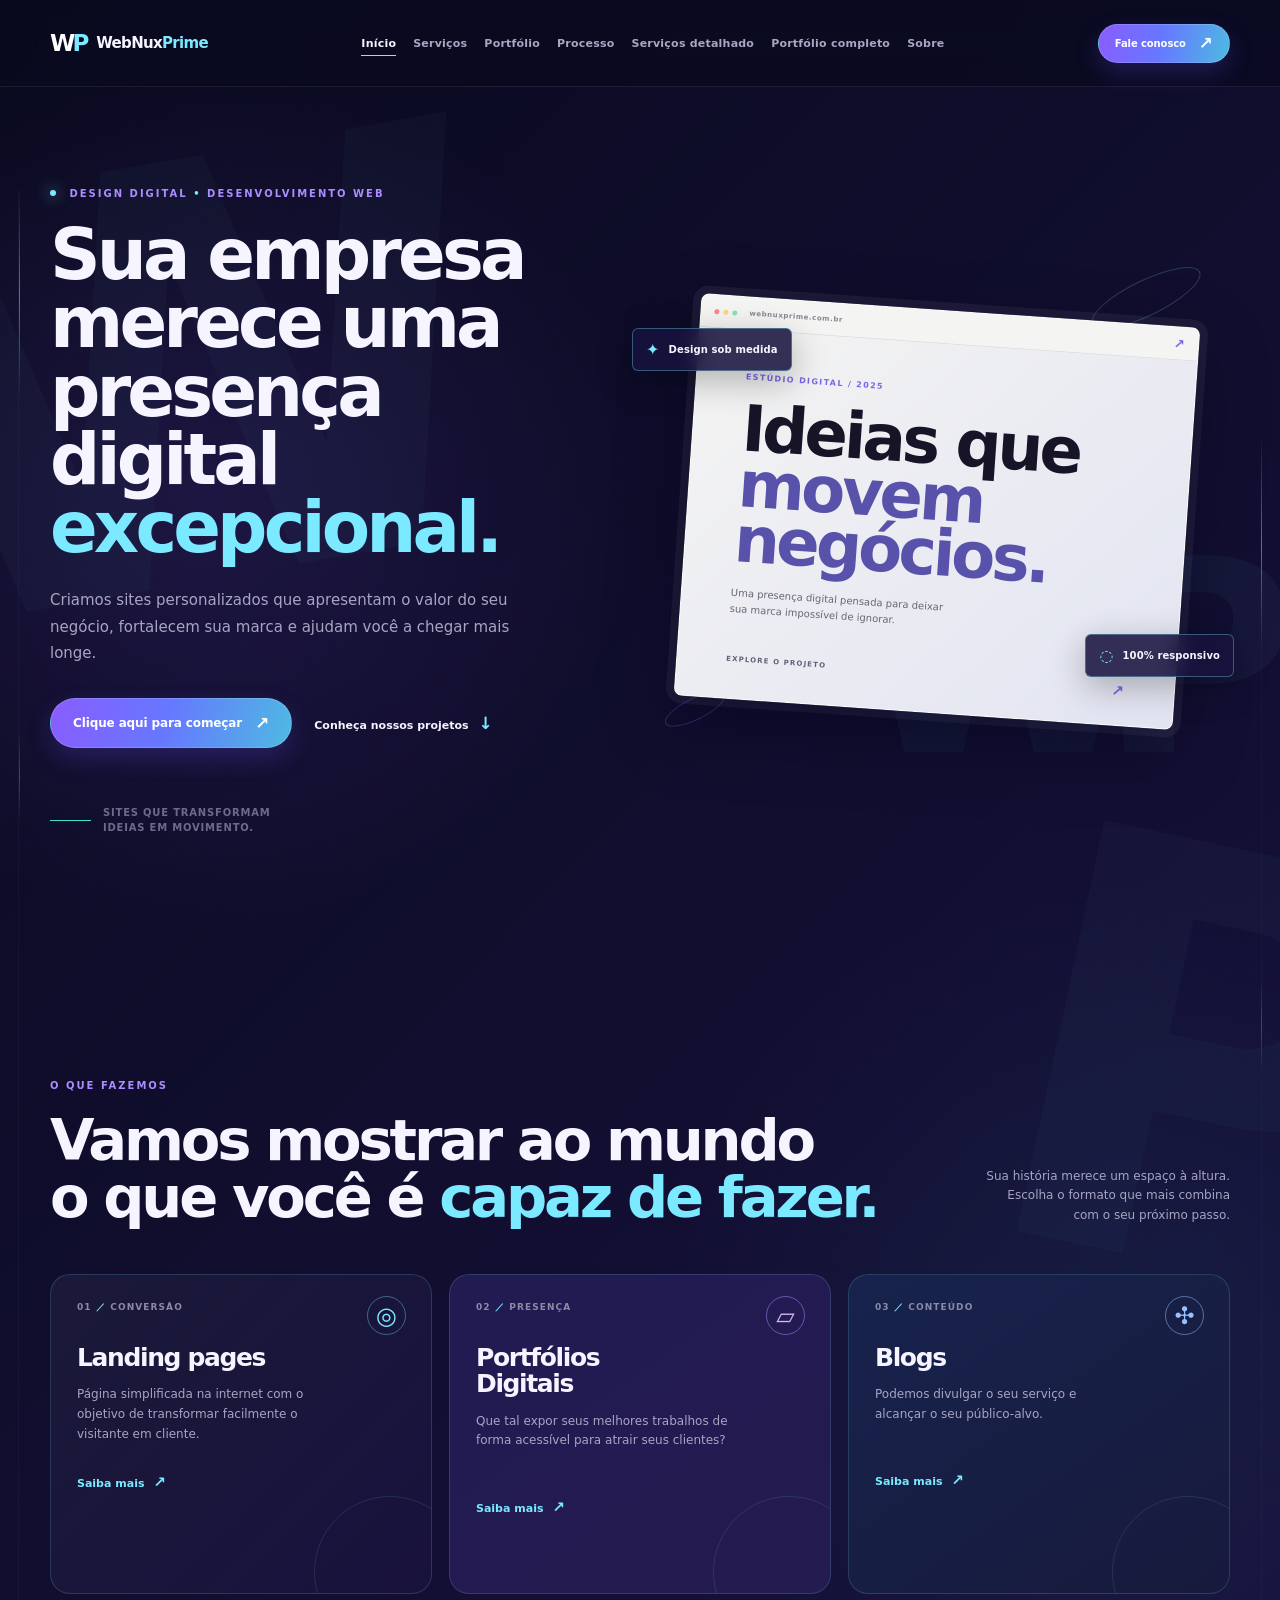
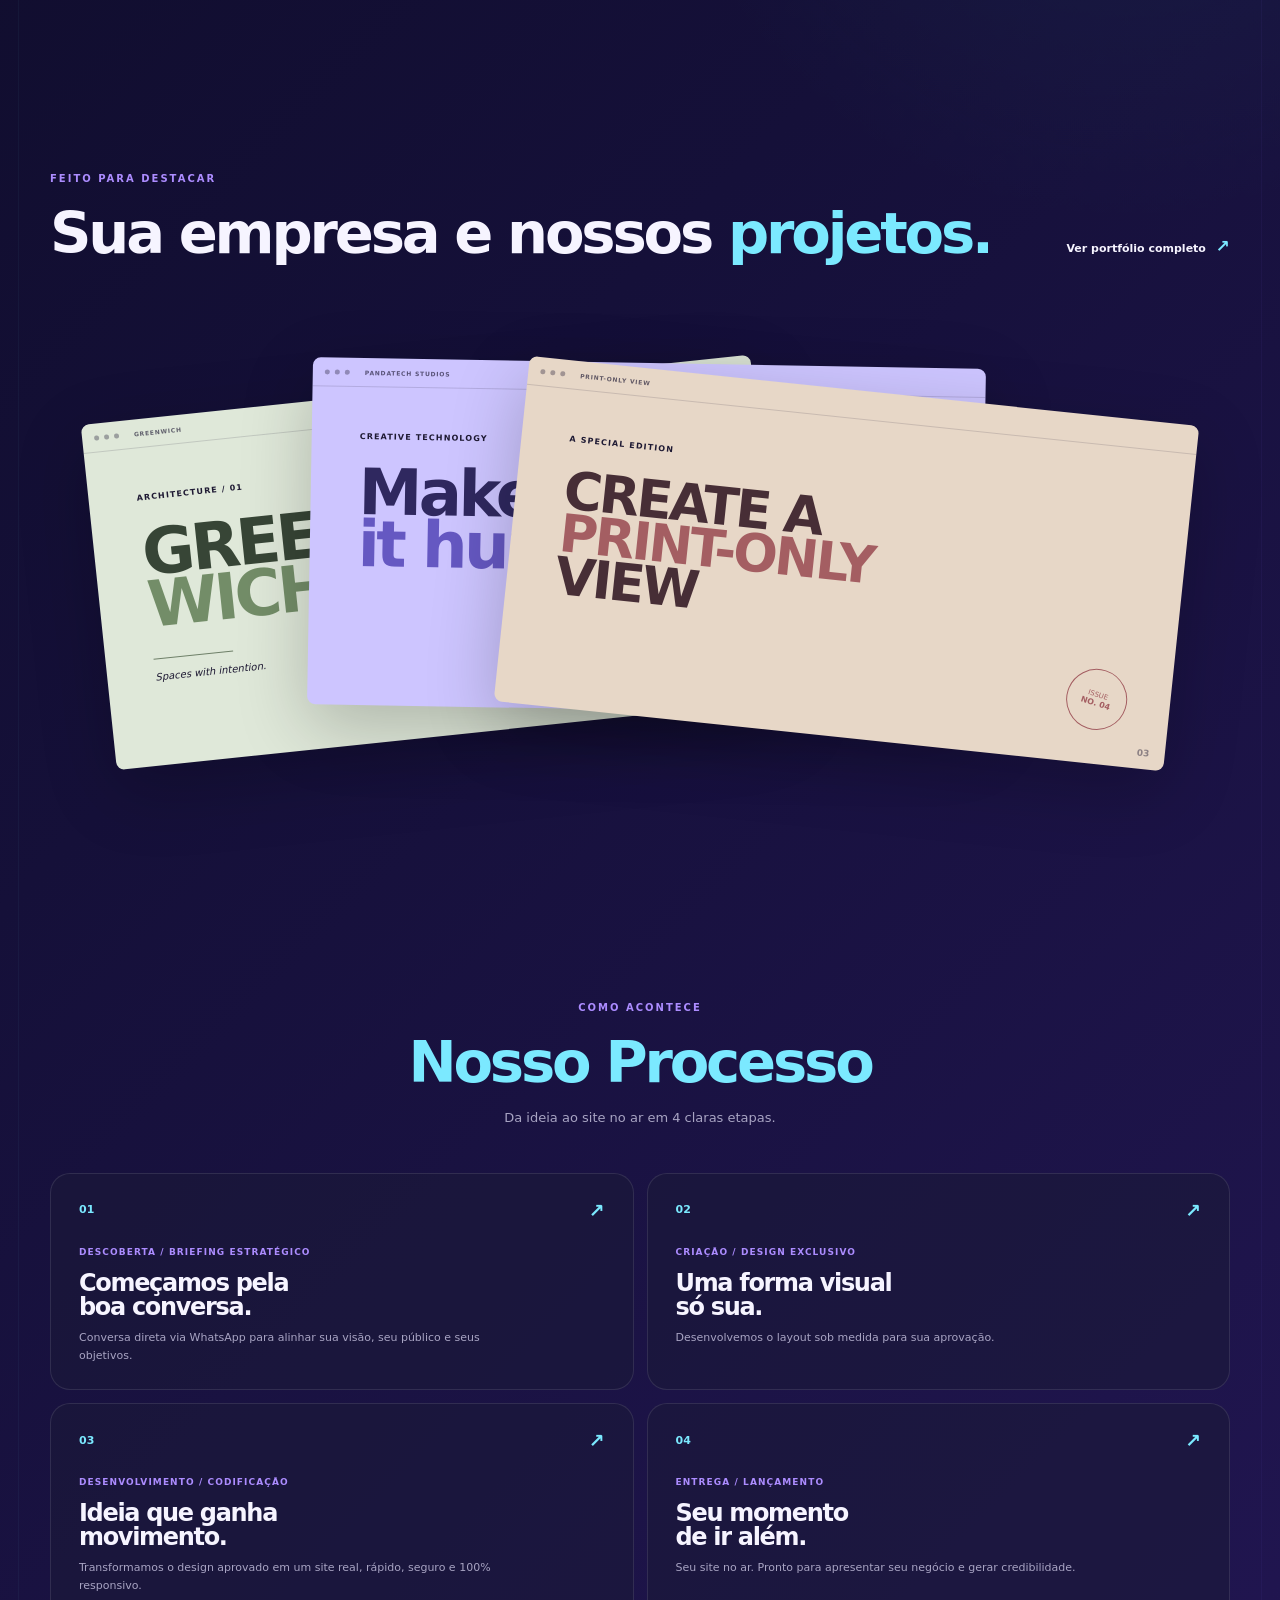
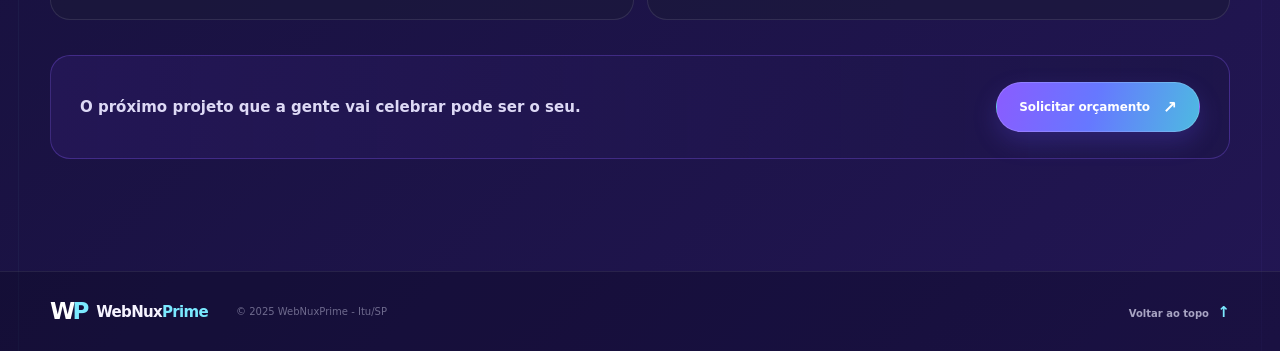
<file: index.html>
<!doctype html>
<html lang="pt-BR">
<head>
  <meta charset="utf-8">
  <meta name="viewport" content="width=device-width, initial-scale=1">
  <meta name="description" content="WebNuxPrime cria sites profissionais, rápidos e responsivos para marcas que querem crescer no digital.">
  <title>WebNuxPrime — Agência que Cria Sites Profissionais</title>
  <link rel="icon" href="logo.svg" type="image/svg+xml">
  <link rel="stylesheet" href="css/style.css">
</head>
<body>
  <a class="skip-link" href="#conteudo">Pular para o conteúdo</a>
  <div class="site-shell">
    <div class="ambient ambient-left" aria-hidden="true"></div>
    <div class="ambient ambient-right" aria-hidden="true"></div>
    <header class="site-header">
      <div class="container header-inner">
        <a class="brand" href="index.html" aria-label="WebNuxPrime, início">
          <span class="brand-mark"><b>W</b><strong>P</strong></span>
          <span class="brand-name"><b>WebNux</b><strong>Prime</strong></span>
        </a>
        <nav class="main-nav" aria-label="Navegação principal">
          <a class="active" href="index.html">Início</a>
          <a href="index.html#servicos">Serviços</a>
          <a href="index.html#portfolio">Portfólio</a>
          <a href="index.html#processo">Processo</a>
          <a href="servicos.html">Serviços detalhado</a>
          <a href="portfolio.html">Portfólio completo</a>
          <a href="sobre.html">Sobre</a>
        </nav>
        <a class="button button-small header-cta" href="sobre.html#contato">Fale conosco <span aria-hidden="true">↗</span></a>
      </div>
    </header>

    <main id="conteudo">
      <section class="hero section container">
        <div class="hero-copy">
          <p class="eyebrow"><span class="eyebrow-dot"></span> Design digital <i>•</i> Desenvolvimento Web</p>
          <h1>Sua empresa merece uma presença digital <span>excepcional.</span></h1>
          <p class="hero-text">Criamos sites personalizados que apresentam o valor do seu negócio, fortalecem sua marca e ajudam você a chegar mais longe.</p>
          <div class="hero-actions">
            <a class="button" href="sobre.html#contato">Clique aqui para começar <span aria-hidden="true">↗</span></a>
            <a class="text-link" href="index.html#portfolio">Conheça nossos projetos <span aria-hidden="true">↓</span></a>
          </div>
          <div class="hero-proof"><span class="proof-line"></span><span>Sites que transformam<br>ideias em movimento.</span></div>
        </div>
        <div class="hero-visual" aria-label="Prévia de um site criado pela WebNuxPrime">
          <div class="hero-glow"></div>
          <div class="hero-wp" aria-hidden="true">WP</div>
          <div class="browser-window">
            <div class="browser-bar"><div class="browser-dots"><i></i><i></i><i></i></div><span>webnuxprime.com.br</span><b>↗</b></div>
            <div class="browser-content">
              <div class="browser-kicker">ESTÚDIO DIGITAL / 2025</div>
              <h2>Ideias que<br><em>movem negócios.</em></h2>
              <p>Uma presença digital pensada para deixar sua marca impossível de ignorar.</p>
              <div class="browser-footer"><span>EXPLORE O PROJETO</span><span class="browser-arrow">↗</span></div>
            </div>
          </div>
          <div class="float-tag tag-top"><span class="tag-icon">✦</span> Design sob medida</div>
          <div class="float-tag tag-bottom"><span class="tag-icon">◌</span> 100% responsivo</div>
          <div class="visual-line line-one" aria-hidden="true"></div><div class="visual-line line-two" aria-hidden="true"></div>
        </div>
      </section>

      <section class="section section-services" id="servicos">
        <div class="container">
          <div class="section-heading split-heading">
            <div><p class="eyebrow">O que fazemos</p><h2>Vamos mostrar ao mundo<br>o que você é <span>capaz de fazer.</span></h2></div>
            <p class="heading-note">Sua história merece um espaço à altura.<br>Escolha o formato que mais combina<br>com o seu próximo passo.</p>
          </div>
          <div class="service-grid">
            <article class="service-card card-lime">
              <div class="card-index">01 <span>／</span> CONVERSÃO</div><div class="service-icon icon-target">◎</div>
              <h3>Landing pages</h3><p>Página simplificada na internet com o objetivo de transformar facilmente o visitante em cliente.</p>
              <a class="card-link" href="servicos.html#landing">Saiba mais <span>↗</span></a>
            </article>
            <article class="service-card card-violet">
              <div class="card-index">02 <span>／</span> PRESENÇA</div><div class="service-icon icon-stack">▱</div>
              <h3>Portfólios Digitais</h3><p>Que tal expor seus melhores trabalhos de forma acessível para atrair seus clientes?</p>
              <a class="card-link" href="servicos.html#portfolio-digital">Saiba mais <span>↗</span></a>
            </article>
            <article class="service-card card-blue">
              <div class="card-index">03 <span>／</span> CONTEÚDO</div><div class="service-icon icon-spark">✣</div>
              <h3>Blogs</h3><p>Podemos divulgar o seu serviço e alcançar o seu público-alvo.</p>
              <a class="card-link" href="servicos.html#blogs">Saiba mais <span>↗</span></a>
            </article>
          </div>
        </div>
      </section>

      <section class="section portfolio-preview" id="portfolio">
        <div class="container">
          <div class="section-heading split-heading portfolio-heading"><div><p class="eyebrow">Feito para destacar</p><h2>Sua empresa e nossos <span>projetos.</span></h2></div><a class="text-link" href="portfolio.html">Ver portfólio completo <span aria-hidden="true">↗</span></a></div>
          <div class="project-stack">
            <article class="project-card project-greenwich"><div class="project-chrome"><span></span><span></span><span></span><small>GREENWICH</small></div><div class="project-inner"><p class="project-label">ARCHITECTURE / 01</p><h3>GREEN<br><em>WICH</em></h3><div class="project-rule"></div><p>Spaces with intention.</p></div><span class="project-number">01</span></article>
            <article class="project-card project-panda"><div class="project-chrome"><span></span><span></span><span></span><small>PANDATECH STUDIOS</small></div><div class="project-inner"><span class="panda-orbit">✦</span><p class="project-label">CREATIVE TECHNOLOGY</p><h3>Make<br><em>it human.</em></h3><p class="project-small">We design the next<br>digital experience.</p></div><span class="project-number">02</span></article>
            <article class="project-card project-print"><div class="project-chrome"><span></span><span></span><span></span><small>PRINT-ONLY VIEW</small></div><div class="project-inner"><p class="project-label">A SPECIAL EDITION</p><h3>CREATE A<br><em>PRINT-ONLY</em><br>VIEW</h3><div class="project-stamp">ISSUE<br><b>NO. 04</b></div></div><span class="project-number">03</span></article>
          </div>
        </div>
      </section>

      <section class="section process-section" id="processo">
        <div class="container">
          <div class="section-heading centered"><p class="eyebrow">Como acontece</p><h2><span>Nosso Processo</span></h2><p>Da ideia ao site no ar em 4 claras etapas.</p></div>
          <div class="process-grid">
            <article class="process-step"><div class="step-top"><span>01</span><i>↗</i></div><p class="step-label">DESCOBERTA / BRIEFING ESTRATÉGICO</p><h3>Começamos pela<br>boa conversa.</h3><p>Conversa direta via WhatsApp para alinhar sua visão, seu público e seus objetivos.</p></article>
            <article class="process-step"><div class="step-top"><span>02</span><i>↗</i></div><p class="step-label">CRIAÇÃO / DESIGN EXCLUSIVO</p><h3>Uma forma visual<br>só sua.</h3><p>Desenvolvemos o layout sob medida para sua aprovação.</p></article>
            <article class="process-step"><div class="step-top"><span>03</span><i>↗</i></div><p class="step-label">DESENVOLVIMENTO / CODIFICAÇÃO</p><h3>Ideia que ganha<br>movimento.</h3><p>Transformamos o design aprovado em um site real, rápido, seguro e 100% responsivo.</p></article>
            <article class="process-step"><div class="step-top"><span>04</span><i>↗</i></div><p class="step-label">ENTREGA / LANÇAMENTO</p><h3>Seu momento<br>de ir além.</h3><p>Seu site no ar. Pronto para apresentar seu negócio e gerar credibilidade.</p></article>
          </div>
          <div class="process-cta"><p>O próximo projeto que a gente vai celebrar pode ser o seu.</p><a class="button" href="sobre.html#contato">Solicitar orçamento <span aria-hidden="true">↗</span></a></div>
        </div>
      </section>
    </main>

    <footer class="site-footer"><div class="container footer-inner"><a class="brand" href="index.html"><span class="brand-mark"><b>W</b><strong>P</strong></span><span class="brand-name"><b>WebNux</b><strong>Prime</strong></span></a><p>© 2025 WebNuxPrime - Itu/SP</p><a class="footer-top" href="#conteudo">Voltar ao topo <span>↑</span></a></div></footer>
  </div>
</body>
</html>
</file>
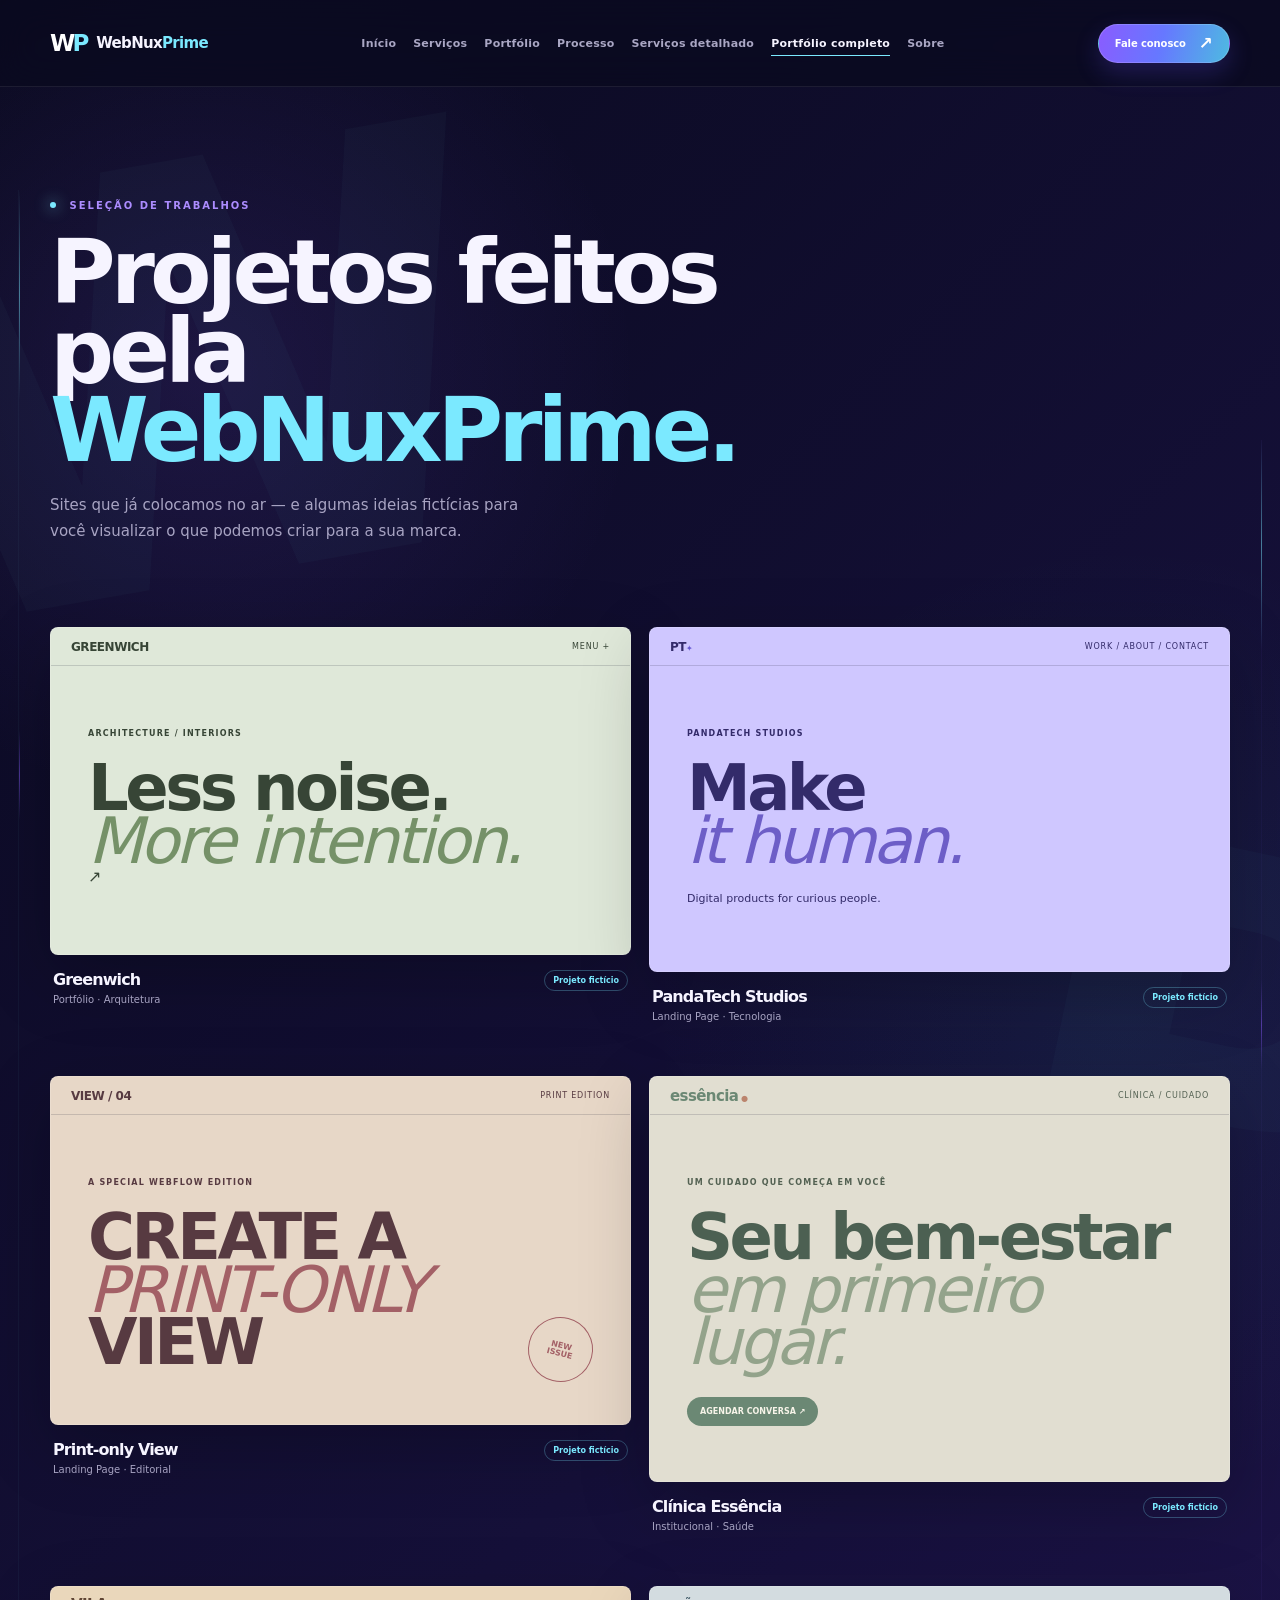
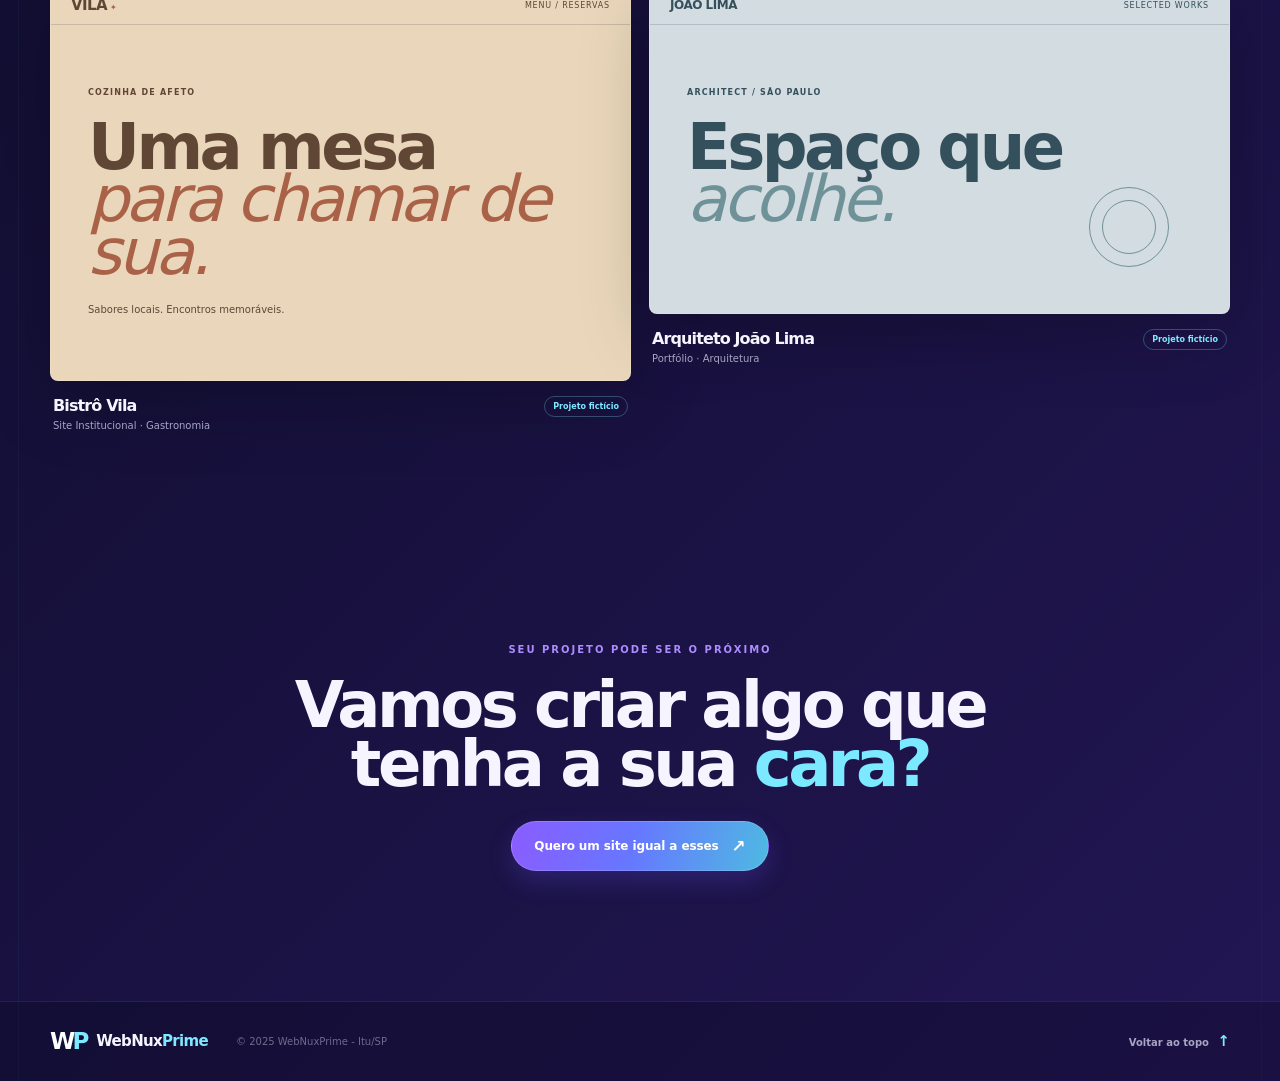
<file: portfolio.html>
<!doctype html>
<html lang="pt-BR">
<head><meta charset="utf-8"><meta name="viewport" content="width=device-width, initial-scale=1"><meta name="description" content="Conheça projetos fictícios que mostram o tipo de presença digital que a WebNuxPrime cria."><title>Portfólio — WebNuxPrime</title><link rel="icon" href="logo.svg" type="image/svg+xml"><link rel="stylesheet" href="css/style.css"></head>
<body><a class="skip-link" href="#conteudo">Pular para o conteúdo</a><div class="site-shell inner-page"><div class="ambient ambient-left" aria-hidden="true"></div><div class="ambient ambient-right" aria-hidden="true"></div>
<header class="site-header"><div class="container header-inner"><a class="brand" href="index.html" aria-label="WebNuxPrime, início"><span class="brand-mark"><b>W</b><strong>P</strong></span><span class="brand-name"><b>WebNux</b><strong>Prime</strong></span></a><nav class="main-nav" aria-label="Navegação principal"><a href="index.html">Início</a><a href="index.html#servicos">Serviços</a><a href="index.html#portfolio">Portfólio</a><a href="index.html#processo">Processo</a><a href="servicos.html">Serviços detalhado</a><a class="active" href="portfolio.html">Portfólio completo</a><a href="sobre.html">Sobre</a></nav><a class="button button-small header-cta" href="sobre.html#contato">Fale conosco <span>↗</span></a></div></header>
<main id="conteudo"><section class="page-hero section container"><p class="eyebrow"><span class="eyebrow-dot"></span> Seleção de trabalhos</p><h1>Projetos feitos pela<br><span>WebNuxPrime.</span></h1><p class="page-intro">Sites que já colocamos no ar — e algumas ideias fictícias para você visualizar o que podemos criar para a sua marca.</p></section>
<section class="section portfolio-grid-section container"><div class="portfolio-grid">
<article class="portfolio-item"><div class="mockup mockup-greenwich"><div class="mockup-nav"><b>GREENWICH</b><span>MENU +</span></div><div class="mockup-body"><small>ARCHITECTURE / INTERIORS</small><h2>Less noise.<br><i>More intention.</i></h2><span class="mockup-circle">↗</span></div></div><div class="portfolio-meta"><div><h3>Greenwich</h3><p>Portfólio · Arquitetura</p></div><span class="fictional">Projeto fictício</span></div></article>
<article class="portfolio-item"><div class="mockup mockup-panda"><div class="mockup-nav"><b>PT<span>✦</span></b><span>WORK / ABOUT / CONTACT</span></div><div class="mockup-body"><small>PANDATECH STUDIOS</small><h2>Make<br><i>it human.</i></h2><p>Digital products for curious people.</p></div></div><div class="portfolio-meta"><div><h3>PandaTech Studios</h3><p>Landing Page · Tecnologia</p></div><span class="fictional">Projeto fictício</span></div></article>
<article class="portfolio-item"><div class="mockup mockup-print"><div class="mockup-nav"><b>VIEW / 04</b><span>PRINT EDITION</span></div><div class="mockup-body"><small>A SPECIAL WEBFLOW EDITION</small><h2>CREATE A<br><i>PRINT-ONLY</i><br>VIEW</h2><span class="mockup-sticker">NEW<br>ISSUE</span></div></div><div class="portfolio-meta"><div><h3>Print-only View</h3><p>Landing Page · Editorial</p></div><span class="fictional">Projeto fictício</span></div></article>
<article class="portfolio-item"><div class="mockup mockup-clinica"><div class="mockup-nav"><b>essência<span>●</span></b><span>CLÍNICA / CUIDADO</span></div><div class="mockup-body"><small>UM CUIDADO QUE COMEÇA EM VOCÊ</small><h2>Seu bem-estar<br><i>em primeiro lugar.</i></h2><button>AGENDAR CONVERSA <span>↗</span></button></div></div><div class="portfolio-meta"><div><h3>Clínica Essência</h3><p>Institucional · Saúde</p></div><span class="fictional">Projeto fictício</span></div></article>
<article class="portfolio-item"><div class="mockup mockup-bistro"><div class="mockup-nav"><b>VILA<span>✦</span></b><span>MENU / RESERVAS</span></div><div class="mockup-body"><small>COZINHA DE AFETO</small><h2>Uma mesa<br><i>para chamar de sua.</i></h2><p>Sabores locais. Encontros memoráveis.</p></div></div><div class="portfolio-meta"><div><h3>Bistrô Vila</h3><p>Site Institucional · Gastronomia</p></div><span class="fictional">Projeto fictício</span></div></article>
<article class="portfolio-item"><div class="mockup mockup-arch"><div class="mockup-nav"><b>JOÃO LIMA</b><span>SELECTED WORKS</span></div><div class="mockup-body"><small>ARCHITECT / SÃO PAULO</small><h2>Espaço que<br><i>acolhe.</i></h2><span class="mockup-arch-line"></span></div></div><div class="portfolio-meta"><div><h3>Arquiteto João Lima</h3><p>Portfólio · Arquitetura</p></div><span class="fictional">Projeto fictício</span></div></article>
</div></section>
<section class="section portfolio-cta container"><p class="eyebrow">Seu projeto pode ser o próximo</p><h2>Vamos criar algo que<br>tenha a sua <span>cara?</span></h2><a class="button" href="sobre.html#contato">Quero um site igual a esses <span>↗</span></a></section></main>
<footer class="site-footer"><div class="container footer-inner"><a class="brand" href="index.html"><span class="brand-mark"><b>W</b><strong>P</strong></span><span class="brand-name"><b>WebNux</b><strong>Prime</strong></span></a><p>© 2025 WebNuxPrime - Itu/SP</p><a class="footer-top" href="#conteudo">Voltar ao topo <span>↑</span></a></div></footer></div></body></html>
</file>
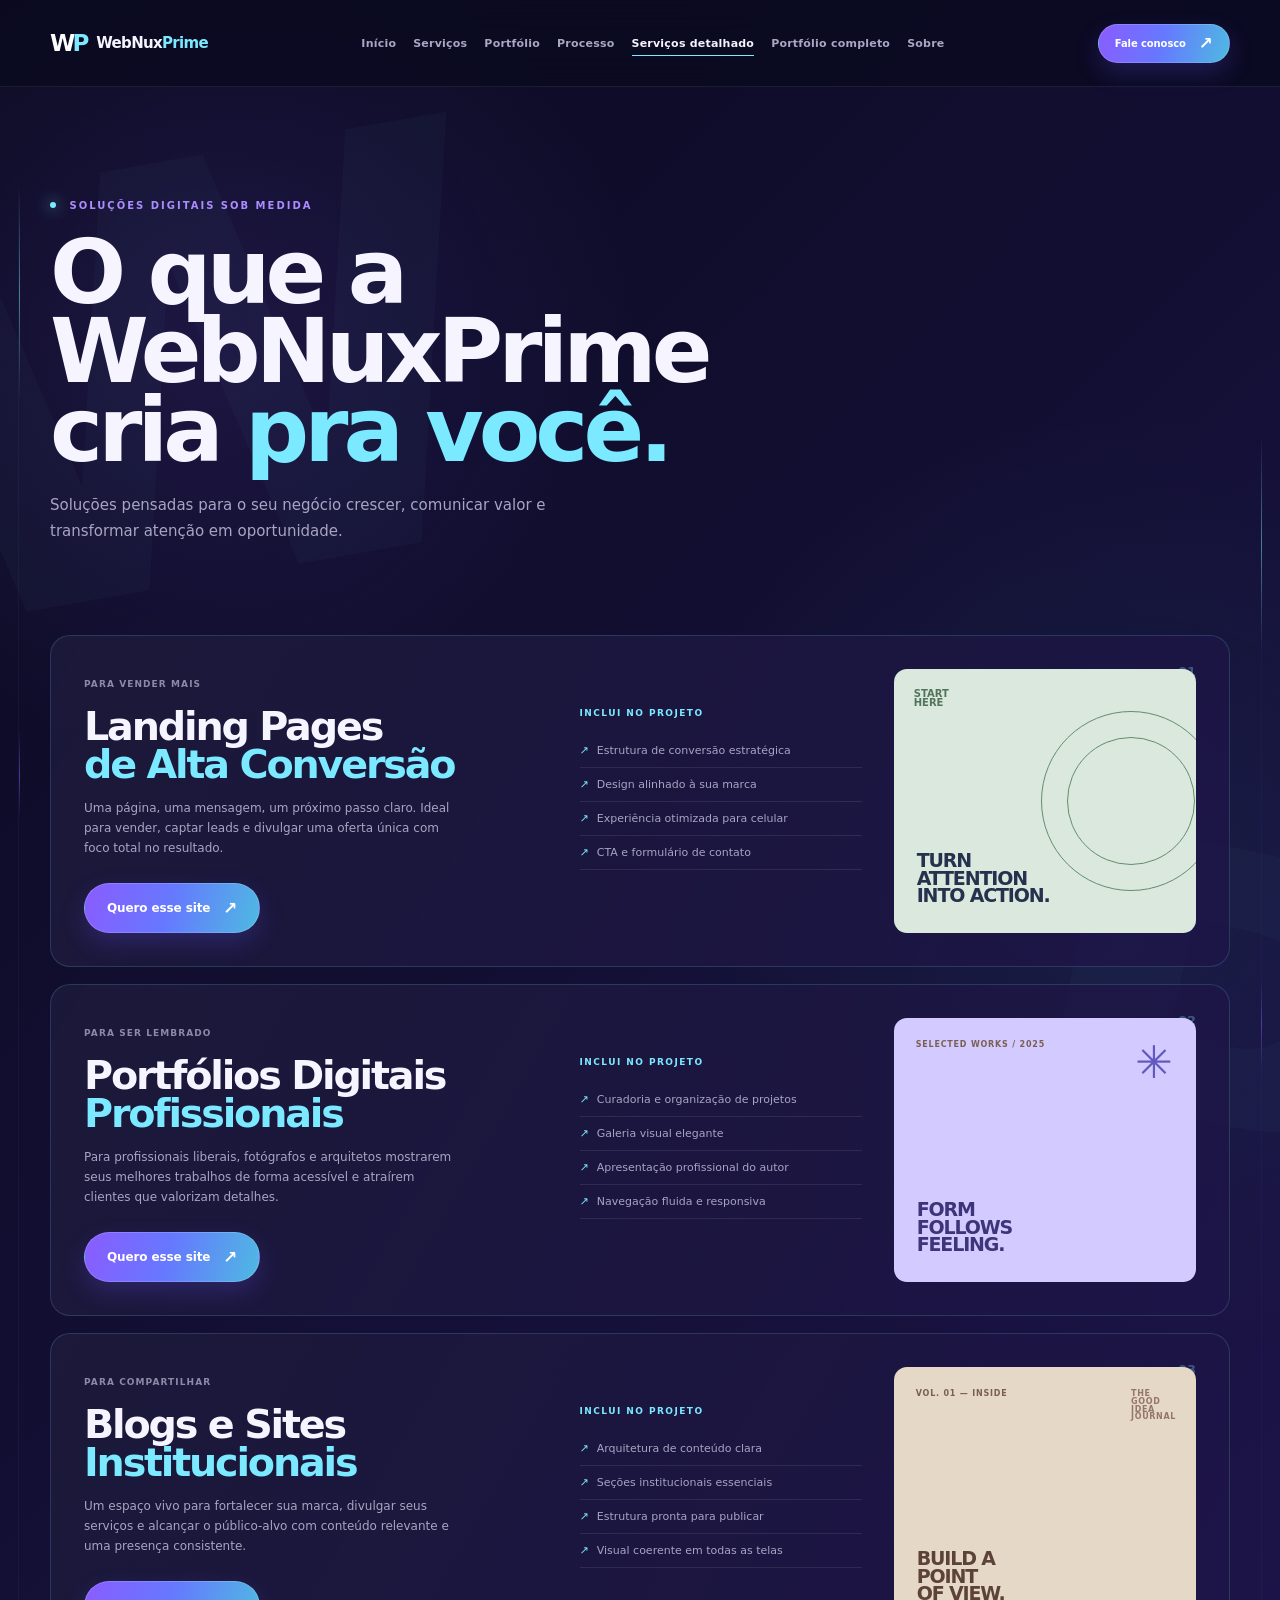
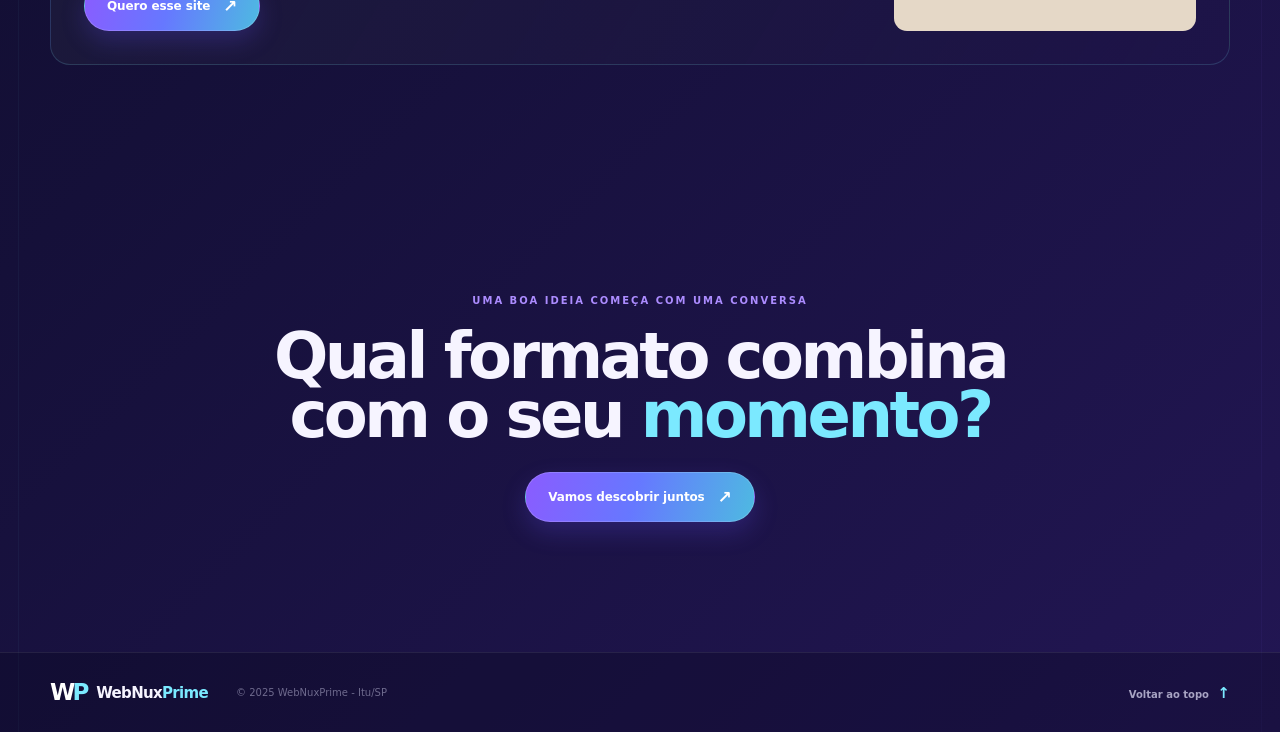
<file: servicos.html>
<!doctype html>
<html lang="pt-BR">
<head>
  <meta charset="utf-8"><meta name="viewport" content="width=device-width, initial-scale=1">
  <meta name="description" content="Landing pages, portfólios digitais e blogs institucionais criados pela WebNuxPrime.">
  <title>Serviços — WebNuxPrime</title><link rel="icon" href="logo.svg" type="image/svg+xml"><link rel="stylesheet" href="css/style.css">
</head>
<body>
  <a class="skip-link" href="#conteudo">Pular para o conteúdo</a><div class="site-shell inner-page"><div class="ambient ambient-left" aria-hidden="true"></div><div class="ambient ambient-right" aria-hidden="true"></div>
    <header class="site-header"><div class="container header-inner"><a class="brand" href="index.html" aria-label="WebNuxPrime, início"><span class="brand-mark"><b>W</b><strong>P</strong></span><span class="brand-name"><b>WebNux</b><strong>Prime</strong></span></a><nav class="main-nav" aria-label="Navegação principal"><a href="index.html">Início</a><a href="index.html#servicos">Serviços</a><a href="index.html#portfolio">Portfólio</a><a href="index.html#processo">Processo</a><a class="active" href="servicos.html">Serviços detalhado</a><a href="portfolio.html">Portfólio completo</a><a href="sobre.html">Sobre</a></nav><a class="button button-small header-cta" href="sobre.html#contato">Fale conosco <span>↗</span></a></div></header>
    <main id="conteudo">
      <section class="page-hero section container"><p class="eyebrow"><span class="eyebrow-dot"></span> Soluções digitais sob medida</p><h1>O que a WebNuxPrime<br>cria <span>pra você.</span></h1><p class="page-intro">Soluções pensadas para o seu negócio crescer, comunicar valor e transformar atenção em oportunidade.</p></section>
      <section class="section offers-section container"><article class="offer-card" id="landing"><div class="offer-number">01</div><div class="offer-main"><p class="card-index">PARA VENDER MAIS</p><h2>Landing Pages<br><em>de Alta Conversão</em></h2><p>Uma página, uma mensagem, um próximo passo claro. Ideal para vender, captar leads e divulgar uma oferta única com foco total no resultado.</p><a class="button" href="sobre.html#contato">Quero esse site <span>↗</span></a></div><div class="offer-list"><p>Inclui no projeto</p><ul><li>Estrutura de conversão estratégica</li><li>Design alinhado à sua marca</li><li>Experiência otimizada para celular</li><li>CTA e formulário de contato</li></ul></div><div class="offer-visual offer-visual-landing"><span class="visual-tag">START<br>HERE</span><div class="visual-shape"></div><b>TURN<br>ATTENTION<br>INTO ACTION.</b></div></article>
        <article class="offer-card" id="portfolio-digital"><div class="offer-number">02</div><div class="offer-main"><p class="card-index">PARA SER LEMBRADO</p><h2>Portfólios Digitais<br><em>Profissionais</em></h2><p>Para profissionais liberais, fotógrafos e arquitetos mostrarem seus melhores trabalhos de forma acessível e atraírem clientes que valorizam detalhes.</p><a class="button" href="sobre.html#contato">Quero esse site <span>↗</span></a></div><div class="offer-list"><p>Inclui no projeto</p><ul><li>Curadoria e organização de projetos</li><li>Galeria visual elegante</li><li>Apresentação profissional do autor</li><li>Navegação fluida e responsiva</li></ul></div><div class="offer-visual offer-visual-portfolio"><span class="portfolio-sun">✳</span><b>FORM<br>FOLLOWS<br>FEELING.</b><span class="visual-caption">SELECTED WORKS / 2025</span></div></article>
        <article class="offer-card" id="blogs"><div class="offer-number">03</div><div class="offer-main"><p class="card-index">PARA COMPARTILHAR</p><h2>Blogs e Sites<br><em>Institucionais</em></h2><p>Um espaço vivo para fortalecer sua marca, divulgar seus serviços e alcançar o público-alvo com conteúdo relevante e uma presença consistente.</p><a class="button" href="sobre.html#contato">Quero esse site <span>↗</span></a></div><div class="offer-list"><p>Inclui no projeto</p><ul><li>Arquitetura de conteúdo clara</li><li>Seções institucionais essenciais</li><li>Estrutura pronta para publicar</li><li>Visual coerente em todas as telas</li></ul></div><div class="offer-visual offer-visual-blog"><span class="blog-line">THE<br>GOOD<br>IDEA<br>JOURNAL</span><b>BUILD A<br>POINT<br>OF VIEW.</b><span class="visual-caption">VOL. 01 — INSIDE</span></div></article></section>
      <section class="section mini-cta container"><p class="eyebrow">Uma boa ideia começa com uma conversa</p><h2>Qual formato combina<br>com o seu <span>momento?</span></h2><a class="button" href="sobre.html#contato">Vamos descobrir juntos <span>↗</span></a></section>
    </main>
    <footer class="site-footer"><div class="container footer-inner"><a class="brand" href="index.html"><span class="brand-mark"><b>W</b><strong>P</strong></span><span class="brand-name"><b>WebNux</b><strong>Prime</strong></span></a><p>© 2025 WebNuxPrime - Itu/SP</p><a class="footer-top" href="#conteudo">Voltar ao topo <span>↑</span></a></div></footer>
  </div>
</body>
</html>
</file>
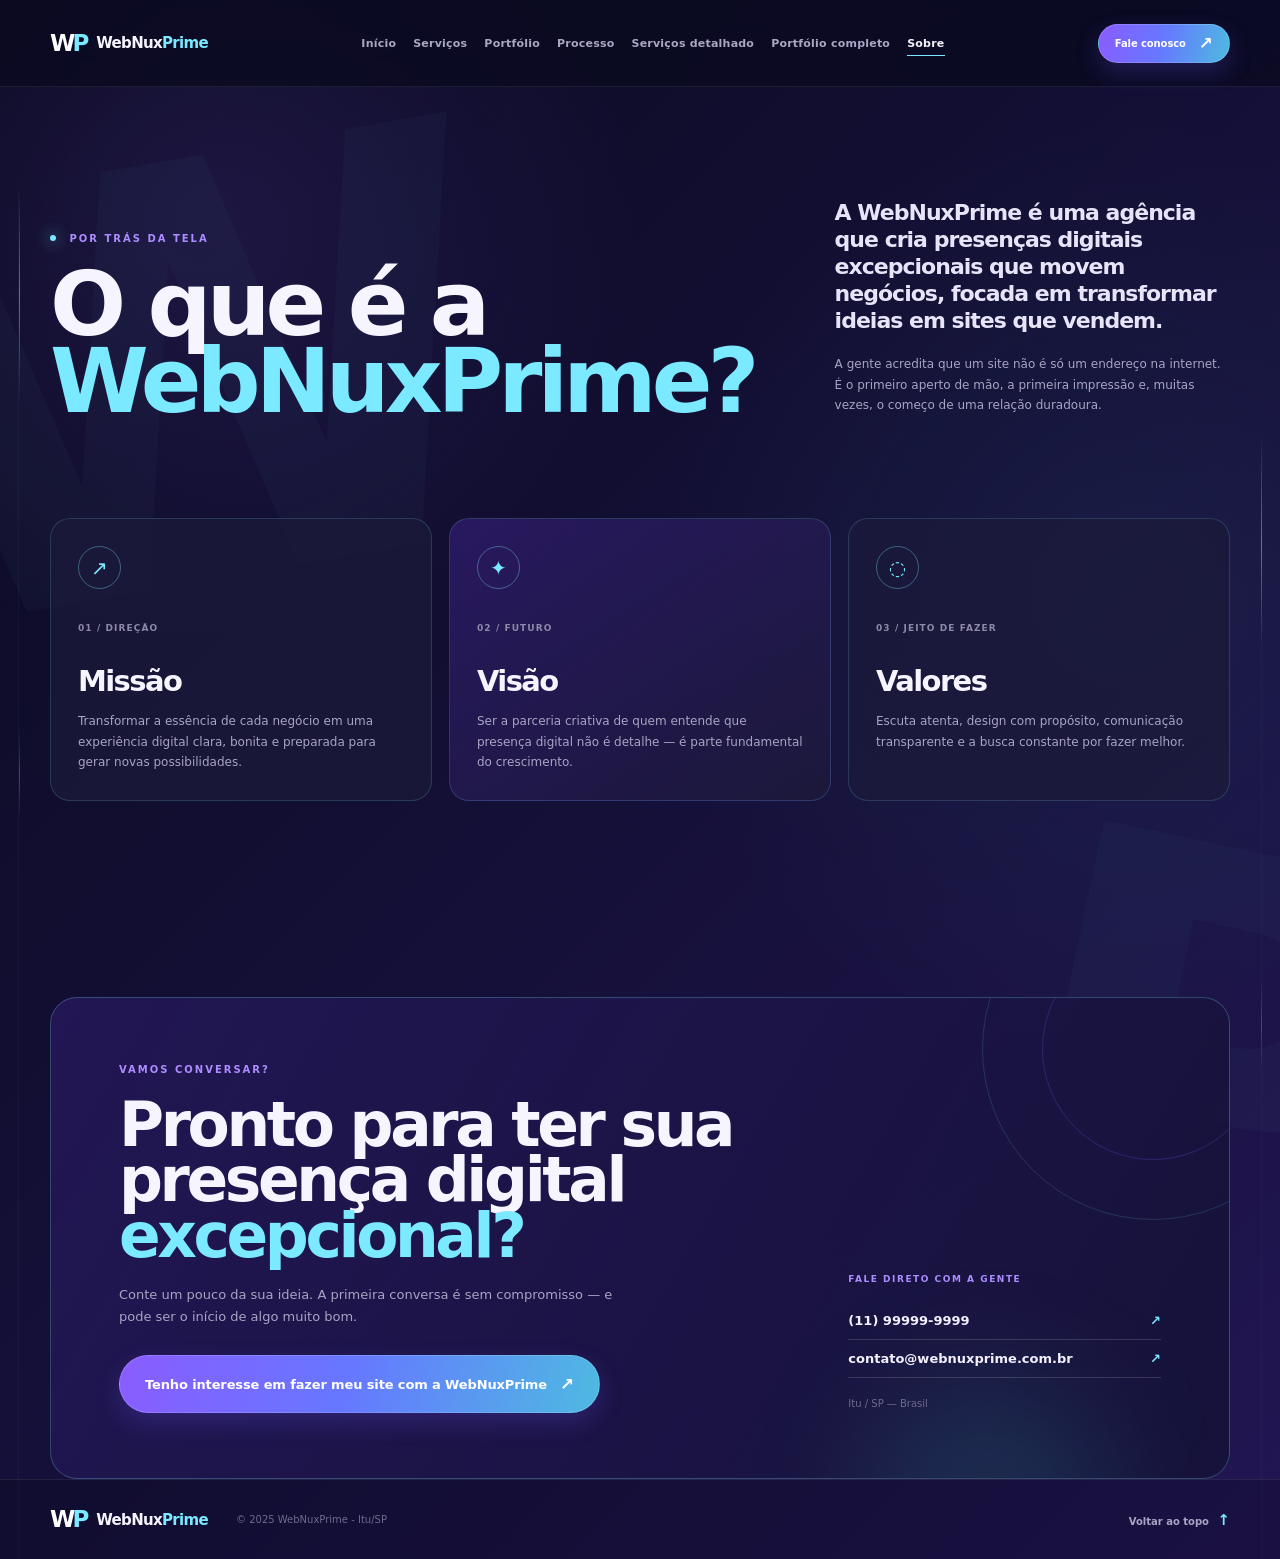
<file: sobre.html>
<!doctype html>
<html lang="pt-BR">

<head>
    <meta charset="utf-8">
    <meta name="viewport" content="width=device-width, initial-scale=1">
    <meta name="description"
        content="Conheça a WebNuxPrime e entre em contato para criar uma presença digital excepcional.">
    <title>Sobre e Contato — WebNuxPrime</title>
    <link rel="icon" href="logo.svg" type="image/svg+xml">
    <link rel="stylesheet" href="css/style.css">
</head>

<body><a class="skip-link" href="#conteudo">Pular para o conteúdo</a>
    <div class="site-shell inner-page">
        <div class="ambient ambient-left" aria-hidden="true"></div>
        <div class="ambient ambient-right" aria-hidden="true"></div>
        <header class="site-header">
            <div class="container header-inner"><a class="brand" href="index.html"
                    aria-label="WebNuxPrime, início"><span class="brand-mark"><b>W</b><strong>P</strong></span><span
                        class="brand-name"><b>WebNux</b><strong>Prime</strong></span></a>
                <nav class="main-nav" aria-label="Navegação principal"><a href="index.html">Início</a><a
                        href="index.html#servicos">Serviços</a><a href="index.html#portfolio">Portfólio</a><a
                        href="index.html#processo">Processo</a><a href="servicos.html">Serviços detalhado</a><a
                        href="portfolio.html">Portfólio completo</a><a class="active" href="sobre.html">Sobre</a></nav>
                <a class="button button-small header-cta" href="#contato">Fale conosco <span>↗</span></a>
            </div>
        </header>
        <main id="conteudo">
            <section class="about-intro section container">
                <div>
                    <p class="eyebrow"><span class="eyebrow-dot"></span> Por trás da tela</p>
                    <h1>O que é a<br><span>WebNuxPrime?</span></h1>
                </div>
                <div class="about-lead">
                    <p>A WebNuxPrime é uma agência que cria presenças digitais excepcionais que movem negócios, focada
                        em transformar ideias em sites que vendem.</p>
                    <p class="muted">A gente acredita que um site não é só um endereço na internet. É o primeiro aperto
                        de mão, a primeira impressão e, muitas vezes, o começo de uma relação duradoura.</p>
                </div>
            </section>
            <section class="section values-section container">
                <div class="values-grid">
                    <article class="value-card">
                        <div class="value-icon">↗</div>
                        <p class="card-index">01 / DIREÇÃO</p>
                        <h2>Missão</h2>
                        <p>Transformar a essência de cada negócio em uma experiência digital clara, bonita e preparada
                            para gerar novas possibilidades.</p>
                    </article>
                    <article class="value-card featured-value">
                        <div class="value-icon">✦</div>
                        <p class="card-index">02 / FUTURO</p>
                        <h2>Visão</h2>
                        <p>Ser a parceria criativa de quem entende que presença digital não é detalhe — é parte
                            fundamental do crescimento.</p>
                    </article>
                    <article class="value-card">
                        <div class="value-icon">◌</div>
                        <p class="card-index">03 / JEITO DE FAZER</p>
                        <h2>Valores</h2>
                        <p>Escuta atenta, design com propósito, comunicação transparente e a busca constante por fazer
                            melhor.</p>
                    </article>
                </div>
            </section>
            <section class="contact-section section container" id="contato">
                <div class="contact-glow" aria-hidden="true"></div>
                <div class="contact-copy">
                    <p class="eyebrow">Vamos conversar?</p>
                    <h2>Pronto para ter sua presença digital <span>excepcional?</span></h2>
                    <p>Conte um pouco da sua ideia. A primeira conversa é sem compromisso — e pode ser o início de algo
                        muito bom.</p><a class="button button-large"
                        href="mailto:contato@webnuxprime.com.br?subject=Tenho%20interesse%20em%20criar%20meu%20site">Tenho
                        interesse em fazer meu site com a WebNuxPrime <span>↗</span></a>
                </div>
                <div class="contact-details">
                    <p>Fale direto com a gente</p><a href="https://wa.me/5511999999999">(11) 99999-9999
                        <span>↗</span></a><a href="mailto:contato@webnuxprime.com.br">contato@webnuxprime.com.br
                        <span>↗</span></a><small>Itu / SP — Brasil</small>
                </div>
            </section>
        </main>
        <footer class="site-footer">
            <div class="container footer-inner"><a class="brand" href="index.html"><span
                        class="brand-mark"><b>W</b><strong>P</strong></span><span
                        class="brand-name"><b>WebNux</b><strong>Prime</strong></span></a>
                <p>© 2025 WebNuxPrime - Itu/SP</p><a class="footer-top" href="#conteudo">Voltar ao topo
                    <span>↑</span></a>
            </div>
        </footer>
    </div>
</body>

</html>
</file>
<file: css/style.css>
/* =========================================================
   WebNuxPrime — sistema visual compartilhado
   HTML5 + CSS3 puro | mobile-first | sem dependências
   ========================================================= */

:root {
  --ink: #f6f4ff;
  --muted: #a8a4c3;
  --dim: #6e6a8d;
  --background: #0a0a1f;
  --background-soft: #100e2d;
  --violet-deep: #2d1b69;
  --card: #1c1a3a;
  --card-light: #242148;
  --purple: #8a5cff;
  --purple-light: #ac8cff;
  --cyan: #7be9ff;
  --turquoise: #40e0d0;
  --line: rgba(123, 233, 255, 0.16);
  --line-soft: rgba(255, 255, 255, 0.1);
  --radius: 20px;
  --max: 1180px;
  --shadow: 0 22px 70px rgba(0, 0, 0, 0.22);
  --ease: cubic-bezier(.2, .75, .2, 1);
}

* { box-sizing: border-box; }
html { scroll-behavior: smooth; }
body {
  margin: 0;
  min-width: 320px;
  color: var(--ink);
  background: var(--background);
  font-family: Inter, ui-sans-serif, system-ui, -apple-system, BlinkMacSystemFont, "Segoe UI", sans-serif;
  -webkit-font-smoothing: antialiased;
}
body::selection { color: var(--background); background: var(--cyan); }
a { color: inherit; text-decoration: none; }
button, a { -webkit-tap-highlight-color: transparent; }
button { font: inherit; }

.site-shell {
  position: relative;
  overflow: hidden;
  min-height: 100vh;
  background:
    radial-gradient(circle at 16% 14%, rgba(138, 92, 255, .13), transparent 27rem),
    radial-gradient(circle at 88% 38%, rgba(64, 224, 208, .06), transparent 30rem),
    linear-gradient(135deg, var(--background) 0%, #151039 52%, var(--violet-deep) 140%);
}
.site-shell::before,
.site-shell::after {
  position: absolute;
  z-index: 0;
  color: rgba(123, 233, 255, .025);
  font-size: clamp(18rem, 45vw, 42rem);
  font-weight: 900;
  line-height: .6;
  pointer-events: none;
  user-select: none;
}
.site-shell::before { content: "W"; top: 13rem; left: -8rem; transform: rotate(-10deg); }
.site-shell::after { content: "P"; top: 56rem; right: -9rem; transform: rotate(12deg); }
.site-shell > * { position: relative; z-index: 1; }
.container { width: min(calc(100% - 48px), var(--max)); margin-inline: auto; }
.section { padding-block: 112px; }
.ambient { position: absolute; z-index: 0; width: 1px; height: 100%; opacity: .5; pointer-events: none; }
.ambient::before, .ambient::after { content: ""; position: absolute; width: 1px; height: 210px; background: linear-gradient(transparent, var(--cyan), transparent); }
.ambient::after { top: 540px; height: 90px; background: linear-gradient(transparent, var(--purple), transparent); }
.ambient-left { left: max(18px, calc((100% - var(--max)) / 2 - 50px)); top: 190px; border-left: 1px solid rgba(123, 233, 255, .08); }
.ambient-right { right: max(18px, calc((100% - var(--max)) / 2 - 50px)); top: 440px; border-right: 1px solid rgba(138, 92, 255, .1); }

.skip-link { position: fixed; z-index: 100; top: -4rem; left: 1rem; padding: .7rem 1rem; color: var(--background); background: var(--cyan); border-radius: 999px; transition: top .2s; }
.skip-link:focus { top: 1rem; }

.site-header { position: sticky; top: 0; z-index: 20; border-bottom: 1px solid rgba(255, 255, 255, .08); background: rgba(10, 10, 31, .75); backdrop-filter: blur(18px); }
.header-inner { min-height: 86px; display: flex; align-items: center; gap: 26px; }
.brand { display: inline-flex; align-items: center; gap: 10px; flex: 0 0 auto; }
.brand-mark { display: inline-flex; align-items: baseline; font-size: 23px; font-weight: 900; letter-spacing: -0.13em; line-height: 1; }
.brand-mark b { color: #fff; }
.brand-mark strong, .brand-name strong { color: var(--cyan); }
.brand-name { font-size: 15px; letter-spacing: -.045em; }
.brand-name b { color: var(--ink); font-weight: 700; }
.brand-name strong { font-weight: 800; }
.main-nav { display: flex; flex: 1; align-items: center; justify-content: center; flex-wrap: wrap; gap: 4px 17px; }
.main-nav a { position: relative; padding: 8px 0; color: #aaa7c4; font-size: 11px; font-weight: 700; letter-spacing: .02em; transition: color .25s var(--ease); }
.main-nav a::after { content: ""; position: absolute; right: 0; bottom: 2px; left: 0; height: 1px; background: var(--cyan); transform: scaleX(0); transform-origin: right; transition: transform .25s var(--ease); }
.main-nav a:hover, .main-nav a.active { color: var(--ink); }
.main-nav a:hover::after, .main-nav a.active::after { transform: scaleX(1); transform-origin: left; }
.button { display: inline-flex; align-items: center; justify-content: center; gap: 13px; min-height: 50px; padding: 0 22px; border: 1px solid rgba(255, 255, 255, .16); border-radius: 999px; color: #fff; background: linear-gradient(105deg, var(--purple) 0%, #6678ff 48%, var(--turquoise) 130%); box-shadow: 0 10px 24px rgba(104, 86, 255, .22); font-size: 12px; font-weight: 800; letter-spacing: -.01em; transition: transform .3s var(--ease), box-shadow .3s var(--ease), filter .3s var(--ease); }
.button span { font-size: 17px; line-height: 0; transition: transform .3s var(--ease); }
.button:hover { filter: brightness(1.08); box-shadow: 0 16px 32px rgba(64, 224, 208, .16); transform: translateY(-3px); }
.button:hover span { transform: translate(3px, -3px); }
.button-small { min-height: 39px; padding-inline: 16px; font-size: 10px; white-space: nowrap; }
.button-large { min-height: 58px; padding-inline: 25px; font-size: 13px; }
.header-cta { margin-left: auto; }

.eyebrow { margin: 0 0 20px; color: var(--purple-light); font-size: 10px; font-weight: 800; letter-spacing: .2em; line-height: 1.4; text-transform: uppercase; }
.eyebrow-dot { display: inline-block; width: 6px; height: 6px; margin-right: 8px; border-radius: 50%; background: var(--cyan); box-shadow: 0 0 15px var(--cyan); vertical-align: 1px; }
.eyebrow i { color: var(--cyan); font-style: normal; }
h1, h2, h3, p { margin-top: 0; }
h1, h2, h3 { letter-spacing: -.055em; }
h1 span, h2 span, h2 em, h3 em { color: var(--cyan); font-style: normal; }
.hero { min-height: 640px; display: grid; grid-template-columns: minmax(0, .95fr) minmax(0, 1.05fr); align-items: center; gap: 64px; padding-top: 100px; padding-bottom: 132px; }
.hero-copy { position: relative; z-index: 2; }
.hero h1 { max-width: 640px; margin-bottom: 25px; font-size: clamp(3.1rem, 5.5vw, 5.6rem); line-height: .97; font-weight: 800; }
.hero-text { max-width: 470px; margin-bottom: 32px; color: var(--muted); font-size: 15px; line-height: 1.75; }
.hero-actions { display: flex; align-items: center; flex-wrap: wrap; gap: 22px; }
.text-link { color: var(--ink); font-size: 11px; font-weight: 800; transition: color .25s; }
.text-link span { padding-left: 6px; color: var(--cyan); font-size: 17px; transition: padding .25s; }
.text-link:hover { color: var(--cyan); }
.text-link:hover span { padding-left: 11px; }
.hero-proof { display: flex; align-items: center; gap: 12px; margin-top: 57px; color: var(--dim); font-size: 10px; font-weight: 700; letter-spacing: .08em; line-height: 1.5; text-transform: uppercase; }
.proof-line { width: 41px; height: 1px; background: var(--turquoise); }
.hero-visual { position: relative; min-height: 470px; display: grid; place-items: center; }
.hero-glow { position: absolute; width: 480px; height: 480px; border-radius: 50%; background: radial-gradient(circle, rgba(138, 92, 255, .26), transparent 64%); filter: blur(3px); }
.hero-wp { position: absolute; right: -18px; bottom: -7px; color: rgba(123, 233, 255, .04); font-size: 270px; font-weight: 900; line-height: .7; letter-spacing: -.18em; }
.browser-window { position: relative; z-index: 2; width: min(100%, 500px); min-height: 324px; overflow: hidden; border: 1px solid rgba(255, 255, 255, .5); border-radius: 8px; background: #f4f4f2; color: #171427; box-shadow: 0 26px 70px rgba(3, 1, 25, .4), 0 0 0 8px rgba(255, 255, 255, .06); transform: rotate(4deg); transition: transform .5s var(--ease); }
.hero-visual:hover .browser-window { transform: rotate(0) translateY(-8px); }
.browser-bar { height: 33px; display: flex; align-items: center; gap: 12px; padding: 0 13px; border-bottom: 1px solid #dedee4; color: #888895; font-size: 7px; font-weight: 700; letter-spacing: .08em; }
.browser-bar b { margin-left: auto; color: #7a66e8; font-size: 13px; }
.browser-dots { display: flex; gap: 4px; }
.browser-dots i { width: 5px; height: 5px; border-radius: 50%; background: #d0cfd7; }
.browser-dots i:first-child { background: #ff8585; }.browser-dots i:nth-child(2) { background: #ffd579; }.browser-dots i:nth-child(3) { background: #83e3b5; }
.browser-content { min-height: 290px; padding: 42px 49px 25px; background: linear-gradient(135deg, #f4f4f2 0%, #e2e4f2 100%); }
.browser-kicker { color: #7a66e8; font-size: 8px; font-weight: 900; letter-spacing: .17em; }
.browser-content h2 { margin: 20px 0 17px; font-size: clamp(2.5rem, 5vw, 4rem); line-height: .87; font-weight: 900; }
.browser-content h2 em { color: #5852aa; font-style: normal; }
.browser-content p { max-width: 225px; margin-bottom: 38px; color: #686775; font-size: 10px; line-height: 1.6; }
.browser-footer { display: flex; justify-content: space-between; color: #62617c; font-size: 7px; font-weight: 900; letter-spacing: .16em; }
.browser-arrow { color: #7a66e8; font-size: 15px; }
.float-tag { position: absolute; z-index: 3; display: flex; align-items: center; gap: 9px; padding: 11px 13px; border: 1px solid rgba(123, 233, 255, .33); border-radius: 6px; background: rgba(23, 19, 61, .87); box-shadow: 0 10px 35px rgba(0, 0, 0, .28); color: var(--ink); font-size: 10px; font-weight: 800; letter-spacing: .01em; backdrop-filter: blur(10px); }
.tag-icon { color: var(--cyan); font-size: 16px; }.tag-top { top: 52px; left: -12px; animation: float 5s ease-in-out infinite; }.tag-bottom { right: -4px; bottom: 69px; animation: float 6s .4s ease-in-out infinite; }
.visual-line { position: absolute; z-index: 0; border: 1px solid rgba(123, 233, 255, .22); border-radius: 50%; transform: rotate(-26deg); }.line-one { width: 120px; height: 36px; top: 4px; right: 24px; }.line-two { width: 66px; height: 22px; bottom: 26px; left: 18px; border-color: rgba(138, 92, 255, .34); }
@keyframes float { 0%, 100% { transform: translateY(0); } 50% { transform: translateY(-9px); } }

.section-heading { margin-bottom: 48px; }.split-heading { display: flex; align-items: end; justify-content: space-between; gap: 40px; }.section-heading h2 { margin: 0; font-size: clamp(2.25rem, 4.5vw, 4.2rem); line-height: .98; font-weight: 800; }.heading-note { margin: 0; color: var(--muted); font-size: 12px; line-height: 1.65; text-align: right; }
.service-grid { display: grid; grid-template-columns: repeat(3, 1fr); gap: 17px; }.service-card { position: relative; min-height: 320px; overflow: hidden; padding: 26px; border: 1px solid var(--line); border-radius: var(--radius); background: linear-gradient(135deg, rgba(28, 26, 58, .95), rgba(26, 20, 65, .7)); transition: transform .35s var(--ease), border-color .35s var(--ease), box-shadow .35s var(--ease); }.service-card::after { content: ""; position: absolute; right: -35px; bottom: -55px; width: 150px; height: 150px; border: 1px solid rgba(123, 233, 255, .12); border-radius: 50%; }.service-card:hover { border-color: var(--cyan); box-shadow: 0 15px 40px rgba(3, 0, 28, .3); transform: translateY(-8px); }.card-violet { background: linear-gradient(145deg, #211b51, #241b50); }.card-blue { background: linear-gradient(145deg, #17234d, #171a3c); }
.card-index { margin: 0 0 31px; color: #8d8aa8; font-size: 9px; font-weight: 900; letter-spacing: .12em; }.card-index span { color: var(--cyan); }.service-icon { position: absolute; top: 21px; right: 25px; display: grid; width: 39px; height: 39px; place-items: center; border: 1px solid rgba(123, 233, 255, .38); border-radius: 50%; color: var(--cyan); font-size: 24px; }.icon-stack { color: #d7b8ff; border-color: rgba(172, 140, 255, .5); }.icon-spark { color: #97c1ff; border-color: rgba(151, 193, 255, .5); }
.service-card h3 { max-width: 200px; margin-bottom: 14px; font-size: 25px; line-height: 1.05; }.service-card p { max-width: 255px; min-height: 58px; margin-bottom: 27px; color: var(--muted); font-size: 12px; line-height: 1.65; }.card-link { position: relative; z-index: 1; color: var(--cyan); font-size: 11px; font-weight: 800; }.card-link span { display: inline-block; padding-left: 5px; font-size: 15px; transition: transform .3s var(--ease); }.card-link:hover span { transform: translate(3px, -3px); }

.portfolio-preview { padding-top: 66px; }.portfolio-heading { margin-bottom: 40px; }.portfolio-heading .text-link { margin-bottom: 6px; }.project-stack { position: relative; min-height: 475px; display: flex; align-items: center; justify-content: center; }.project-card { position: absolute; width: 57%; min-height: 347px; overflow: hidden; border-radius: 8px; color: #1e1933; box-shadow: var(--shadow); transition: transform .5s var(--ease), z-index .2s; }.project-card:hover { z-index: 4 !important; transform: translateY(-15px) rotate(0) !important; }.project-greenwich { z-index: 1; left: 4%; background: #dfe8d9; transform: translateY(23px) rotate(-6deg); }.project-panda { z-index: 2; left: 22%; background: #cdc5ff; transform: translateY(-3px) rotate(1deg); }.project-print { z-index: 3; right: 4%; background: #e7d7c7; transform: translateY(24px) rotate(6deg); }.project-chrome { height: 29px; display: flex; align-items: center; gap: 5px; padding: 0 12px; border-bottom: 1px solid rgba(30, 25, 51, .15); }.project-chrome > span { width: 5px; height: 5px; border-radius: 50%; background: rgba(30, 25, 51, .35); }.project-chrome small { margin-left: 10px; font-size: 6px; font-weight: 900; letter-spacing: .13em; opacity: .66; }.project-inner { position: relative; min-height: 318px; padding: 45px 48px; }.project-label { margin-bottom: 25px; font-size: 8px; font-weight: 900; letter-spacing: .14em; }.project-inner h3 { margin: 0; font-size: clamp(2.5rem, 5vw, 5rem); line-height: .82; font-weight: 900; }.project-greenwich .project-inner h3 { color: #374536; }.project-greenwich .project-inner h3 em { color: #738d68; }.project-panda .project-inner h3 { color: #2f285f; }.project-panda .project-inner h3 em { color: #6558c2; }.project-print .project-inner h3 { color: #472e36; font-size: clamp(2rem, 4.1vw, 4.1rem); }.project-print .project-inner h3 em { color: #a45e62; }.project-rule { width: 80px; height: 1px; margin: 27px 0 12px; background: #6f8069; }.project-greenwich .project-inner p:last-child { font-size: 10px; font-style: italic; }.panda-orbit { position: absolute; top: 38px; right: 45px; color: #6c5ed6; font-size: 43px; }.project-small { position: absolute; right: 38px; bottom: 35px; color: #4f467e; font-size: 9px; line-height: 1.5; }.project-stamp { position: absolute; right: 43px; bottom: 34px; display: grid; width: 61px; height: 61px; place-content: center; border: 1px solid #a45e62; border-radius: 50%; color: #a45e62; font-size: 7px; line-height: 1.2; text-align: center; transform: rotate(12deg); }.project-stamp b { font-size: 8px; }.project-number { position: absolute; right: 15px; bottom: 11px; font-size: 9px; font-weight: 900; opacity: .45; }

.centered { text-align: center; }.centered > p:last-child { margin: 18px 0 0; color: var(--muted); font-size: 13px; }.process-grid { display: grid; grid-template-columns: repeat(2, 1fr); gap: 13px; }.process-step { min-height: 215px; padding: 25px 28px; border: 1px solid var(--line-soft); border-radius: var(--radius); background: rgba(28, 26, 58, .6); transition: background .3s, border-color .3s, transform .3s var(--ease); }.process-step:hover { border-color: rgba(123, 233, 255, .42); background: rgba(33, 29, 75, .85); transform: translateY(-5px); }.step-top { display: flex; align-items: center; justify-content: space-between; margin-bottom: 26px; color: var(--cyan); font-size: 11px; font-weight: 900; }.step-top i { font-style: normal; font-size: 19px; }.step-label { margin-bottom: 14px; color: var(--purple-light); font-size: 9px; font-weight: 900; letter-spacing: .12em; }.process-step h3 { margin-bottom: 10px; font-size: 24px; line-height: 1; }.process-step > p:last-child { max-width: 440px; margin: 0; color: var(--muted); font-size: 11px; line-height: 1.6; }.process-cta { display: flex; align-items: center; justify-content: space-between; gap: 25px; margin-top: 35px; padding: 26px 29px; border: 1px solid rgba(138, 92, 255, .3); border-radius: var(--radius); background: linear-gradient(90deg, rgba(40, 25, 94, .65), rgba(27, 21, 69, .5)); }.process-cta p { margin: 0; color: #ddd9f5; font-size: 15px; font-weight: 700; }

.site-footer { padding: 28px 0; border-top: 1px solid rgba(255, 255, 255, .08); background: rgba(5, 5, 22, .28); }.footer-inner { display: flex; align-items: center; gap: 28px; }.footer-inner p { flex: 1; margin: 0; color: var(--dim); font-size: 10px; }.footer-top { color: var(--muted); font-size: 10px; font-weight: 700; }.footer-top span { padding-left: 5px; color: var(--cyan); font-size: 15px; }

/* Páginas internas */
.inner-page .site-shell::before { top: 10rem; }.page-hero { padding-top: 112px; padding-bottom: 73px; }.page-hero h1 { max-width: 700px; margin-bottom: 24px; font-size: clamp(3.1rem, 7vw, 6.7rem); line-height: .88; }.page-intro { max-width: 500px; margin: 0; color: var(--muted); font-size: 15px; line-height: 1.7; }
.offers-section { padding-top: 18px; }.offer-card { position: relative; display: grid; grid-template-columns: minmax(240px, 1.15fr) minmax(160px, .7fr) minmax(230px, .75fr); gap: 32px; min-height: 330px; margin-bottom: 17px; padding: 33px; overflow: hidden; border: 1px solid var(--line); border-radius: var(--radius); background: linear-gradient(120deg, rgba(28, 26, 58, .95), rgba(30, 20, 73, .72)); transition: border-color .35s, transform .35s var(--ease), box-shadow .35s; }.offer-card:hover { border-color: var(--cyan); box-shadow: var(--shadow); transform: translateY(-5px); }.offer-number { position: absolute; top: 28px; right: 33px; color: rgba(123, 233, 255, .32); font-size: 13px; font-weight: 900; }.offer-main { padding-top: 10px; }.offer-main .card-index { margin-bottom: 19px; }.offer-main h2 { margin: 0 0 16px; font-size: clamp(2rem, 3.1vw, 3.3rem); line-height: .94; }.offer-main > p:not(.card-index) { max-width: 380px; margin-bottom: 25px; color: var(--muted); font-size: 12px; line-height: 1.65; }.offer-list { padding-top: 39px; }.offer-list > p { margin: 0 0 16px; color: var(--cyan); font-size: 9px; font-weight: 900; letter-spacing: .16em; text-transform: uppercase; }.offer-list ul { margin: 0; padding: 0; list-style: none; }.offer-list li { padding: 10px 0; border-bottom: 1px solid rgba(255, 255, 255, .09); color: var(--muted); font-size: 11px; }.offer-list li::before { content: "↗"; margin-right: 8px; color: var(--cyan); }.offer-visual { position: relative; align-self: stretch; min-height: 245px; overflow: hidden; border-radius: 13px; background: #ced6e9; color: #25314d; }.offer-visual-landing { background: #dae8dd; }.offer-visual-portfolio { background: #d3cbff; }.offer-visual-blog { background: #e5d8c7; }.offer-visual b { position: absolute; bottom: 29px; left: 23px; font-size: 19px; line-height: .92; letter-spacing: -.06em; }.visual-tag { position: absolute; top: 20px; left: 20px; color: #52755a; font-size: 10px; font-weight: 900; line-height: .9; }.visual-shape { position: absolute; right: -25px; top: 42px; width: 180px; height: 180px; border: 1px solid #638d6d; border-radius: 50%; }.visual-shape::after { content: ""; position: absolute; inset: 25px; border: 1px solid #638d6d; border-radius: 50%; }.portfolio-sun { position: absolute; top: 18px; right: 23px; color: #6358bd; font-size: 45px; }.offer-visual-portfolio b { color: #3e3479; }.visual-caption { position: absolute; top: 22px; left: 22px; color: #795f53; font-size: 8px; font-weight: 900; letter-spacing: .1em; }.blog-line { position: absolute; top: 23px; right: 20px; color: #95766b; font-size: 8px; font-weight: 900; line-height: .95; letter-spacing: .08em; }.offer-visual-blog b { color: #5d423a; }
.mini-cta, .portfolio-cta { padding-top: 100px; padding-bottom: 130px; text-align: center; }.mini-cta h2, .portfolio-cta h2 { margin: 0 auto 27px; font-size: clamp(2.5rem, 5vw, 5rem); line-height: .92; }.mini-cta .eyebrow, .portfolio-cta .eyebrow { margin-bottom: 19px; }

.portfolio-grid-section { padding-top: 10px; }.portfolio-grid { display: grid; grid-template-columns: repeat(2, 1fr); gap: 54px 18px; }.portfolio-item { min-width: 0; }.mockup { min-height: 326px; overflow: hidden; border: 1px solid rgba(255, 255, 255, .14); border-radius: 8px; box-shadow: var(--shadow); transition: transform .35s var(--ease), box-shadow .35s; }.portfolio-item:hover .mockup { box-shadow: 0 28px 60px rgba(0, 0, 0, .3); transform: translateY(-8px) rotate(-1deg); }.mockup-nav { height: 38px; display: flex; align-items: center; justify-content: space-between; padding: 0 20px; border-bottom: 1px solid rgba(24, 20, 46, .16); font-size: 9px; letter-spacing: .09em; }.mockup-nav b { font-size: 12px; letter-spacing: -.04em; }.mockup-nav span { font-size: 8px; }.mockup-body { position: relative; min-height: 288px; padding: 55px 37px; }.mockup-body small { font-size: 8px; font-weight: 900; letter-spacing: .15em; }.mockup-body h2 { margin: 22px 0 0; font-size: clamp(2.4rem, 5vw, 4.5rem); line-height: .82; }.mockup-body h2 i { font-style: italic; font-weight: 500; }.mockup-greenwich { background: #dfe8d9; color: #374536; }.mockup-greenwich .mockup-body h2 i { color: #759168; }.mockup-panda { background: #cfc7ff; color: #332b6a; }.mockup-panda .mockup-nav b span { color: #6658d0; }.mockup-panda .mockup-body h2 i { color: #6d5ec7; }.mockup-panda .mockup-body p { margin-top: 25px; font-size: 11px; }.mockup-print { background: #e7d7c7; color: #573a41; }.mockup-print .mockup-body h2 i { color: #a36066; }.mockup-sticker { position: absolute; right: 37px; bottom: 42px; display: grid; width: 65px; height: 65px; place-items: center; border: 1px solid #a36066; border-radius: 50%; color: #a36066; font-size: 8px; font-weight: 800; line-height: 1; text-align: center; transform: rotate(14deg); }.mockup-clinica { background: #e1ded1; color: #536152; }.mockup-clinica .mockup-nav b { color: #6b8874; font-size: 15px; }.mockup-clinica .mockup-nav b span { margin-left: 3px; color: #bb846d; }.mockup-clinica .mockup-body h2 { color: #4c6052; }.mockup-clinica .mockup-body h2 i { color: #93a38b; }.mockup-clinica button { margin-top: 28px; padding: 10px 13px; border: 0; border-radius: 99px; color: #f7f4e9; background: #6b8874; font-size: 8px; font-weight: 800; }.mockup-bistro { background: #ead7bb; color: #604635; }.mockup-bistro .mockup-nav b { font-size: 15px; }.mockup-bistro .mockup-nav b span { margin-left: 3px; color: #a96248; }.mockup-bistro .mockup-body h2 i { color: #a96248; }.mockup-bistro .mockup-body p { margin-top: 26px; font-size: 10px; }.mockup-arch { background: #d3dce0; color: #34505d; }.mockup-arch .mockup-body h2 i { color: #6f9298; }.mockup-arch-line { position: absolute; right: 60px; bottom: 46px; width: 80px; height: 80px; border: 1px solid #6f9298; border-radius: 50%; }.mockup-arch-line::after { content: ""; position: absolute; inset: 12px; border: 1px solid #6f9298; border-radius: 50%; }.portfolio-meta { display: flex; align-items: start; justify-content: space-between; gap: 20px; padding: 15px 3px 0; }.portfolio-meta h3 { margin: 0 0 5px; font-size: 16px; }.portfolio-meta p { margin: 0; color: var(--muted); font-size: 10px; }.fictional { padding: 5px 8px; border: 1px solid rgba(123, 233, 255, .28); border-radius: 99px; color: var(--cyan); font-size: 8px; font-weight: 800; white-space: nowrap; }

.about-intro { display: grid; grid-template-columns: 1fr 1fr; gap: 80px; align-items: end; padding-bottom: 73px; }.about-intro h1 { margin: 0; font-size: clamp(3.4rem, 7vw, 6.8rem); line-height: .86; }.about-lead { max-width: 470px; padding-bottom: 5px; }.about-lead > p:first-child { margin-bottom: 20px; color: #e7e4fa; font-size: 22px; font-weight: 600; letter-spacing: -.045em; line-height: 1.23; }.about-lead .muted { margin: 0; color: var(--muted); font-size: 12px; line-height: 1.7; }.values-section { padding-top: 25px; }.values-grid { display: grid; grid-template-columns: repeat(3, 1fr); gap: 17px; }.value-card { min-height: 280px; padding: 27px; border: 1px solid var(--line); border-radius: var(--radius); background: rgba(28, 26, 58, .78); transition: transform .35s var(--ease), border-color .35s; }.value-card:hover { border-color: var(--cyan); transform: translateY(-7px); }.featured-value { background: linear-gradient(145deg, rgba(44, 26, 102, .88), rgba(28, 26, 58, .8)); }.value-icon { display: grid; width: 43px; height: 43px; margin-bottom: 34px; place-items: center; border: 1px solid rgba(123, 233, 255, .36); border-radius: 50%; color: var(--cyan); font-size: 20px; }.value-card h2 { margin: 0 0 13px; font-size: 29px; }.value-card > p:last-child { margin: 0; color: var(--muted); font-size: 12px; line-height: 1.7; }.contact-section { position: relative; display: grid; grid-template-columns: 1.35fr .65fr; gap: 80px; margin-top: 84px; padding: 65px 68px; overflow: hidden; border: 1px solid rgba(123, 233, 255, .25); border-radius: 27px; background: linear-gradient(120deg, rgba(35, 23, 86, .94), rgba(21, 18, 55, .88)); }.contact-section::before, .contact-section::after { content: ""; position: absolute; pointer-events: none; border: 1px solid rgba(123, 233, 255, .15); border-radius: 50%; }.contact-section::before { right: -95px; top: -120px; width: 340px; height: 340px; }.contact-section::after { right: -35px; top: -60px; width: 220px; height: 220px; border-color: rgba(138, 92, 255, .23); }.contact-glow { position: absolute; right: 10%; bottom: -150px; width: 250px; height: 250px; border-radius: 50%; background: rgba(64, 224, 208, .13); filter: blur(60px); }.contact-copy, .contact-details { position: relative; z-index: 1; }.contact-copy h2 { max-width: 650px; margin-bottom: 20px; font-size: clamp(2.3rem, 4.8vw, 4.7rem); line-height: .91; }.contact-copy > p:not(.eyebrow) { max-width: 510px; margin-bottom: 28px; color: var(--muted); font-size: 13px; line-height: 1.65; }.contact-details { align-self: end; padding-bottom: 4px; }.contact-details > p { margin-bottom: 18px; color: var(--purple-light); font-size: 9px; font-weight: 900; letter-spacing: .17em; text-transform: uppercase; }.contact-details a { display: block; padding: 11px 0; border-bottom: 1px solid rgba(255, 255, 255, .15); color: #f2efff; font-size: 13px; font-weight: 700; }.contact-details a span { float: right; color: var(--cyan); }.contact-details small { display: block; margin-top: 20px; color: var(--dim); font-size: 10px; }

@media (max-width: 1020px) {
  .header-inner { flex-wrap: wrap; padding-block: 17px; }.main-nav { order: 3; flex-basis: 100%; justify-content: flex-start; }.hero { gap: 35px; }.hero h1 { font-size: clamp(3rem, 6.2vw, 4.6rem); }.offer-card { grid-template-columns: 1fr 1fr; }.offer-visual { grid-column: 1 / -1; min-height: 180px; }.offer-visual b { font-size: 24px; }.project-card { width: 64%; }.project-panda { left: 18%; }.project-print { right: 1%; }
}
@media (max-width: 760px) {
  .container { width: min(calc(100% - 34px), var(--max)); }.section { padding-block: 78px; }.site-shell::before { top: 19rem; left: -6rem; font-size: 23rem; }.site-shell::after { top: 100rem; right: -6rem; font-size: 23rem; }.ambient { display: none; }.header-inner { gap: 17px; }.brand-name { font-size: 14px; }.header-cta { order: 2; margin-left: auto; }.main-nav { gap: 2px 14px; justify-content: flex-start; }.main-nav a { padding: 3px 0; font-size: 10px; }.hero { display: block; min-height: 0; padding-top: 75px; padding-bottom: 88px; }.hero h1 { max-width: 570px; font-size: clamp(3.25rem, 14vw, 5rem); }.hero-text { font-size: 14px; }.hero-visual { min-height: 430px; margin-top: 45px; }.browser-window { width: 88%; }.browser-content { padding: 38px 31px 25px; }.tag-top { left: -1px; }.tag-bottom { right: -1px; }.split-heading { display: block; }.heading-note { margin-top: 23px; text-align: left; }.section-heading h2 { font-size: clamp(2.5rem, 11vw, 4rem); }.service-grid, .values-grid { grid-template-columns: 1fr; }.service-card { min-height: 260px; }.portfolio-preview { padding-top: 40px; }.portfolio-heading .text-link { display: inline-block; margin-top: 25px; }.project-stack { min-height: 510px; margin-top: 15px; }.project-card { width: 79%; min-height: 295px; }.project-inner { min-height: 266px; padding: 35px 28px; }.project-panda { left: 10%; }.project-print { right: 0; }.process-grid { grid-template-columns: 1fr; }.process-step { min-height: 198px; }.process-cta { display: block; }.process-cta p { margin-bottom: 18px; }.footer-inner { flex-wrap: wrap; gap: 18px; }.footer-inner p { flex-basis: calc(100% - 60px); }.footer-top { margin-left: auto; }
  .page-hero { padding-top: 75px; padding-bottom: 55px; }.page-hero h1 { font-size: clamp(3.35rem, 15vw, 5.4rem); }.page-intro { font-size: 14px; }.offer-card { display: block; padding: 26px; }.offer-main { padding-top: 16px; }.offer-list { padding-top: 30px; padding-bottom: 25px; }.offer-visual { min-height: 210px; }.offers-section { padding-top: 5px; }.mini-cta, .portfolio-cta { padding-top: 75px; padding-bottom: 90px; }.portfolio-grid { grid-template-columns: 1fr; gap: 42px; }.mockup { min-height: 300px; }.mockup-body { min-height: 262px; padding: 47px 28px; }.mockup-body h2 { font-size: clamp(3rem, 14vw, 4.5rem); }.portfolio-meta { padding-inline: 1px; }.about-intro { display: block; padding-top: 75px; }.about-lead { margin-top: 38px; }.about-lead > p:first-child { font-size: 20px; }.contact-section { display: block; margin-top: 55px; padding: 42px 27px; }.contact-copy h2 { font-size: clamp(2.5rem, 11.5vw, 4rem); }.contact-copy > p:not(.eyebrow) { font-size: 12px; }.contact-details { margin-top: 48px; }.button-large { width: 100%; min-height: 63px; padding-inline: 17px; font-size: 11px; }
}
@media (max-width: 440px) {
  .header-inner { align-items: flex-start; }.header-cta { padding-inline: 12px; }.main-nav { gap: 4px 10px; }.hero h1 { font-size: 3.4rem; }.hero-actions { align-items: stretch; flex-direction: column; }.hero-actions .button { width: 100%; }.hero-actions .text-link { padding-top: 4px; }.hero-visual { min-height: 370px; }.browser-window { width: 93%; }.browser-content h2 { font-size: 2.8rem; }.float-tag { font-size: 8px; }.tag-top { top: 30px; }.tag-bottom { bottom: 40px; }.project-stack { min-height: 390px; }.project-card { min-height: 255px; }.project-inner { min-height: 226px; padding: 29px 22px; }.project-inner h3 { font-size: 2.6rem; }.panda-orbit { right: 23px; }.project-small { right: 20px; }.project-stamp { right: 22px; }.process-cta .button { width: 100%; }.footer-inner { display: grid; grid-template-columns: 1fr auto; }.footer-inner p { grid-column: 1 / -1; order: 3; }.footer-top { margin: 0; }.offer-main h2 { font-size: 2.3rem; }.offer-visual b { font-size: 20px; }.portfolio-meta { display: block; }.fictional { display: inline-block; margin-top: 10px; }.contact-section { padding-inline: 22px; }
}
</file>
